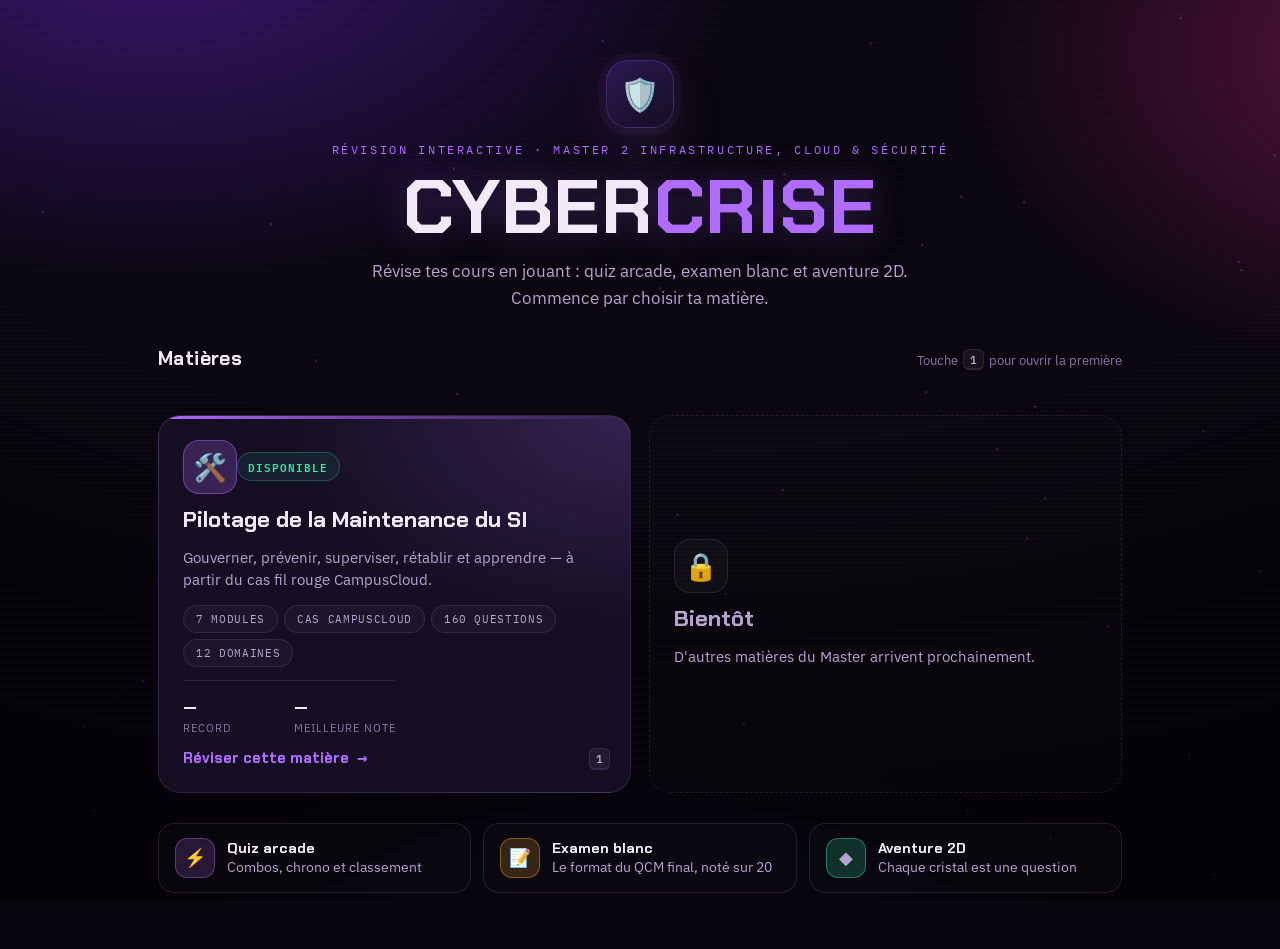
<file: index.html>
<!doctype html>
<html lang="fr">
<head>
<meta charset="utf-8">
<meta name="viewport" content="width=device-width, initial-scale=1, viewport-fit=cover">
<title>CyberCrise — Révision interactive</title>
<meta name="description" content="CyberCrise : jeu de révision pour le Master 2 Infrastructure, Cloud &amp; Sécurité. Quiz arcade, examen blanc et aventure 2D.">
<link rel="preconnect" href="https://fonts.googleapis.com">
<link rel="preconnect" href="https://fonts.gstatic.com" crossorigin>
<link href="https://fonts.googleapis.com/css2?family=Chakra+Petch:wght@500;600;700&family=IBM+Plex+Mono:wght@400;500;600&family=IBM+Plex+Sans:wght@400;500;600;700&display=swap" rel="stylesheet">
<meta name="theme-color" content="#09060f">
<meta name="version" content="2.1.1">
<link rel="icon" href="data:image/svg+xml,%3Csvg xmlns='http://www.w3.org/2000/svg' viewBox='0 0 100 100'%3E%3Ctext y='.9em' font-size='90'%3E%F0%9F%9B%A1%EF%B8%8F%3C/text%3E%3C/svg%3E">
<link rel="stylesheet" href="css/style.css?v=2.1.1">
</head>
<body>

<canvas id="bgfx" aria-hidden="true"></canvas>
<div class="wavebanner" id="waveBanner"><div class="inner"><div class="wn" id="wbNum"></div><div class="wt" id="wbTitle"></div></div></div>
<div class="toast" id="toast" role="status" aria-live="polite"></div>

<div class="stage">

  <!-- ===== ÉTAT SUBJECT : choix de la matière à réviser ===== -->
  <section class="screen active" id="scrSubject">
    <div class="hub">
      <header class="hero hero-center">
        <div class="brand-mark" aria-hidden="true"><span>🛡️</span></div>
        <div class="eyebrow">Révision interactive · Master 2 Infrastructure, Cloud &amp; Sécurité</div>
        <h1 class="bigtitle">CYBER<b>CRISE</b></h1>
        <p class="lead">Révise tes cours en jouant : quiz arcade, examen blanc et aventure 2D. Commence par choisir ta matière.</p>
      </header>

      <div class="section-h">
        <h2>Matières</h2>
        <span class="hint">Touche <kbd>1</kbd> pour ouvrir la première</span>
      </div>
      <div class="subject-grid" id="subjectGrid" role="list"></div>

      <ul class="feature-row" aria-label="Ce que propose le jeu">
        <li><span class="fi" style="--fc:var(--accent)">⚡</span><span><b>Quiz arcade</b>Combos, chrono et classement</span></li>
        <li><span class="fi" style="--fc:var(--warn)">📝</span><span><b>Examen blanc</b>Le format du QCM final, noté sur 20</span></li>
        <li><span class="fi" style="--fc:var(--ok)">◆</span><span><b>Aventure 2D</b>Chaque cristal est une question</span></li>
      </ul>
    </div>
  </section>

  <!-- ===== ÉTAT TITLE : accueil de la matière choisie ===== -->
  <section class="screen" id="scrTitle">
    <div class="hub">
      <nav class="topbar" aria-label="Navigation">
        <button class="nav-btn" type="button" id="changeSubjectBtn"><span aria-hidden="true">←</span> Matières</button>
        <span class="brand-small" aria-hidden="true">CYBER<b>CRISE</b></span>
        <button class="nav-btn icon mute-btn" type="button">🔊</button>
      </nav>

      <header class="hero hero-subject">
        <div class="hero-main">
          <div class="eyebrow" id="subjectEyebrow">Matière</div>
          <h1 class="subject-title"><span class="subject-ico" id="subjectIcon" aria-hidden="true"></span><span id="subjectName"></span></h1>
          <p class="lead" id="subjectDesc"></p>
          <div class="hero-stats">
            <div class="hs"><b id="qCountChip">0</b><span>questions</span></div>
            <div class="hs"><b id="themesChip">0</b><span>domaines</span></div>
            <div class="hs"><b id="statRecord">—</b><span>ton record</span></div>
            <div class="hs"><b id="statNote">—</b><span>meilleure note</span></div>
          </div>
        </div>
        <div class="player-card">
          <label for="pseudo" class="pc-label">Ton pseudo de joueur</label>
          <div class="pc-field">
            <span class="pc-avatar" id="pseudoAvatar" aria-hidden="true">?</span>
            <input id="pseudo" type="text" maxlength="16" autocomplete="nickname" spellcheck="false" placeholder="ex. Firas_N2" aria-describedby="pseudoHelp">
          </div>
          <div class="pc-help" id="pseudoHelp">2 à 16 caractères (lettres, chiffres, espace, _ - .). Affiché dans le classement.</div>
        </div>
      </header>

      <section aria-labelledby="modesH">
        <div class="section-h">
          <h2 id="modesH">Choisis ton mode</h2>
          <span class="hint">Raccourcis <kbd>1</kbd> <kbd>2</kbd> <kbd>3</kbd></span>
        </div>
        <div class="mode-grid">
          <button class="mode-tile" type="button" id="quizBtn" style="--mc:var(--accent)">
            <span class="mt-ico" aria-hidden="true">⚡</span>
            <span class="mt-title">Quiz arcade</span>
            <span class="mt-desc" id="quizSmall"></span>
            <span class="mt-meta"><span id="quizLenPill">20 questions</span><span>≈ 6 min</span><span>🏆 Classé</span></span>
            <span class="mt-cta">Jouer</span><kbd>1</kbd>
          </button>
          <button class="mode-tile" type="button" id="advBtn" style="--mc:var(--ok)">
            <span class="mt-ico" aria-hidden="true">◆</span>
            <span class="mt-title">Aventure 2D</span>
            <span class="mt-desc">Un jeu de plateforme où chaque cristal est un QCM. Pouvoirs, chrono RTO et secrets à trouver.</span>
            <span class="mt-meta"><span id="advLvlPill">3 niveaux</span><span>≈ 15 min</span><span>🏆 Classé</span></span>
            <span class="mt-cta">Jouer</span><kbd>2</kbd>
          </button>
          <button class="mode-tile" type="button" id="examBtn" style="--mc:var(--warn)">
            <span class="mt-ico" aria-hidden="true">📝</span>
            <span class="mt-title">Examen blanc</span>
            <span class="mt-desc" id="examSmall"></span>
            <span class="mt-meta"><span id="examLenPill">40 questions</span><span id="examTimePill">60 min</span><span>Note / 20</span></span>
            <span class="mt-cta">Commencer</span><kbd>3</kbd>
          </button>
        </div>
      </section>

      <div class="hub-cols">
        <section class="panel" aria-labelledby="targetH">
          <div class="panel-h">
            <h3 id="targetH">🎯 Réviser des domaines précis</h3>
            <button class="link-btn" type="button" id="clearTargetBtn" style="display:none">Tout désélectionner</button>
          </div>
          <p class="panel-sub" id="targetLine"></p>
          <div class="themes-row" id="themesRow" aria-label="Domaines à cibler"></div>
          <button class="btn2 primary block" type="button" id="targetQuizBtn" style="display:none">⚡ Lancer le quiz ciblé</button>
        </section>
        <section class="panel board" id="titleBoard" aria-labelledby="titleBoardH">
          <div class="panel-h">
            <h3 id="titleBoardH">🏆 Classement</h3>
            <div class="tabs" role="tablist">
              <button class="tab on" type="button" role="tab" data-board="quiz">Quiz</button>
              <button class="tab" type="button" role="tab" data-board="aventure">Aventure</button>
            </div>
          </div>
          <ol id="boardList"></ol>
          <div class="board-src" id="boardSrc"></div>
        </section>
      </div>
    </div>
  </section>

  <!-- ===== ÉTAT QUIZ ===== -->
  <section class="screen" id="scrGame">
    <div class="hud">
      <div class="hud-left">
        <div class="lives" id="lives" aria-label="Vies"></div>
        <span class="wave-tag" id="waveTag">—</span>
        <span class="combo" id="combo">x1</span>
        <span class="hud-stat" id="qProgress"></span>
      </div>
      <div class="hud-right">
        <button class="menu-btn icon-btn mute-btn" type="button">🔊</button>
        <button class="menu-btn" type="button" data-menu>✕ Menu</button>
        <div class="scorebox"><div class="s" id="score">0</div><div class="l">Score</div></div>
      </div>
    </div>
    <div class="timerbar" id="timerbar"><i id="timerfill"></i></div>

    <div class="arena">
      <div class="threat">
        <canvas id="core" aria-hidden="true"></canvas>
        <div class="threat-tag" id="threatTag">MENACE DÉTECTÉE</div>
      </div>
      <h2 class="question" id="question">…</h2>
      <div class="answers" id="answers"></div>
      <div class="explain" id="explain"><span class="vr" id="exVerdict"></span><span class="tx" id="exText"></span></div>
      <button class="next-btn" id="nextBtn" type="button">Continuer ▶</button>
    </div>
  </section>

  <!-- ===== ÉTAT ADVENTURE ===== -->
  <section class="screen" id="scrAdv">
    <div class="hud">
      <div class="hud-left">
        <div class="lives" id="advLives" aria-label="Vies"></div>
        <span class="wave-tag" id="advTag">—</span>
        <span class="crystal-count" id="advCrystals">◆ 0/0</span>
        <span class="time" id="advTime" aria-label="Chrono RTO"></span>
        <span class="coin-count" id="advCoins" aria-label="Octets">● 0</span>
        <span class="key-count" id="advKeys" style="display:none"></span>
        <span class="combo" id="advCombo">x1</span>
        <span class="power" id="advPower" style="display:none"></span>
      </div>
      <div class="hud-right">
        <button class="menu-btn icon-btn mute-btn" type="button">🔊</button>
        <button class="menu-btn icon-btn" type="button" id="advFsBtn" aria-label="Plein écran">⛶</button>
        <button class="menu-btn" type="button" id="advPauseBtn">❚❚ Pause</button>
        <button class="menu-btn" type="button" data-menu>✕ Menu</button>
        <div class="scorebox"><div class="s" id="advScore">0</div><div class="l">Score</div></div>
      </div>
    </div>
    <div class="adv-wrap" id="advWrap">
      <canvas id="adv" width="320" height="180" aria-label="Zone de jeu : plateformes, cristaux de données et ennemis"></canvas>
      <div class="advmsg" id="advMsg"></div>
      <div class="ov" id="ov" role="dialog" aria-live="polite">
        <div class="k" id="ovK"></div>
        <div class="t" id="ovT"></div>
        <div class="d" id="ovD"></div>
        <div class="hint" id="ovH"></div>
        <div class="row">
          <button class="btn2 primary" id="ovB1" type="button"></button>
          <button class="btn2 ghost" id="ovB2" type="button" style="display:none"></button>
        </div>
      </div>
    </div>
    <div class="adv-help">← → / Q D / A D : bouger · ↑ Z W Espace : sauter (appui long = saut haut) · F / X : boule de feu (avec le pare-feu) · Échap : pause</div>
    <div class="touch" aria-label="Contrôles tactiles">
      <div class="grp"><button class="tbtn" id="tcLeft" type="button" aria-label="Gauche">◀</button><button class="tbtn" id="tcRight" type="button" aria-label="Droite">▶</button></div>
      <div class="grp"><button class="tbtn fire" id="tcFire" type="button" aria-label="Boule de feu">🔥</button><button class="tbtn" id="tcJump" type="button" aria-label="Sauter">▲</button></div>
    </div>
  </section>

  <!-- ===== ÉTAT RESULT ===== -->
  <section class="screen" id="scrResults">
    <div class="hub">
      <header class="res-hero">
        <div class="eyebrow" id="resEyebrow">Mission terminée</div>
        <div class="res-score"><span id="finalScore">0</span><small id="finalUnit"> PTS</small></div>
        <div class="rank-badge" id="rankBadge">—</div>
        <div class="res-stats">
          <div class="rstat"><div class="v" id="rAcc">0%</div><div class="l" id="rAccL">Précision</div></div>
          <div class="rstat"><div class="v" id="rCombo">x0</div><div class="l" id="rComboL">Meilleur combo</div></div>
          <div class="rstat" id="rLevelsBox"><div class="v" id="rLevels">0/3</div><div class="l" id="rLevelsL">Niveaux</div></div>
          <div class="rstat best"><div class="v" id="rBest">0</div><div class="l" id="rBestL">Record</div></div>
        </div>
        <div class="res-actions">
          <button class="btn2 primary" id="replayBtn" type="button">↻ Rejouer</button>
          <button class="btn2 ghost" id="shareBtn" type="button">⤴ Partager</button>
          <button class="btn2 ghost" type="button" data-menu>⌂ Accueil</button>
        </div>
      </header>

      <div class="hub-cols">
        <section class="panel theme-stats" id="themeStats" aria-labelledby="themeStatsH">
          <div class="panel-h"><h3 id="themeStatsH">📊 Réussite par domaine</h3></div>
          <div id="themeStatsList"></div>
        </section>
        <section class="panel board" id="resBoard" aria-labelledby="resBoardH">
          <div class="panel-h"><h3 id="resBoardH">🏆 Classement</h3></div>
          <div class="rank-line" id="resRank"></div>
          <ol id="resBoardList"></ol>
          <div class="board-src" id="resBoardSrc"></div>
        </section>
      </div>

      <section class="review" id="review" aria-labelledby="reviewTitle">
        <div class="review-h">
          <h3 id="reviewTitle">Révision des erreurs</h3>
          <button class="btn2 ghost" id="retryBtn" type="button">↻ Rejouer mes erreurs</button>
        </div>
        <ol class="review-list" id="reviewList"></ol>
      </section>
      <div class="foot">CyberCrise · révise, partage, bats ton record.</div>
    </div>
  </section>

  <!-- Modale QCM de l'aventure (plein écran, lisible sur mobile) -->
  <div class="qmodal" id="qModal" role="dialog" aria-modal="true" aria-labelledby="qQuestion">
    <div class="qinner">
      <div class="crystal-ico" aria-hidden="true"></div>
      <span class="wave-tag" id="qTag">Cristal de données</span>
      <h2 class="question" id="qQuestion">…</h2>
      <div class="answers" id="qAnswers"></div>
      <div class="explain" id="qExplain"><span class="vr" id="qVerdict"></span><span class="tx" id="qText"></span></div>
      <button class="next-btn" id="qNext" type="button">Continuer ▶</button>
    </div>
  </div>

</div>

<!-- 1) réglages · 2) matières (une ligne par matière) · 3) moteur du jeu (ordre important) -->
<script src="js/config.js?v=2.1.1"></script>
<script src="matieres/pilotage/matiere.js?v=2.1.1"></script>
<script src="js/core.js?v=2.1.1"></script>
<script src="js/fx.js?v=2.1.1"></script>
<script src="js/sfx.js?v=2.1.1"></script>
<script src="js/quiz.js?v=2.1.1"></script>
<script src="js/adventure.js?v=2.1.1"></script>
<script src="js/results.js?v=2.1.1"></script>
<script src="js/main.js?v=2.1.1"></script>
</body>
</html>
</file>
<file: css/style.css>
/* CyberCrise — feuille de style commune à toutes les matières */
/* Layout concept: arcade révision — menace 3D au centre (Quiz) ou plateformer 2D (Aventure). Identité ink-plum + violet électrique. */
:root{
  --bg:#09060f; --bg2:#110a1c; --surface:#160f24; --surface2:#1f1531; --line:rgba(176,139,230,0.16);
  --fg:#f1ebf8; --fg-dim:#b6a4d0; --fg-faint:#6d5c86;
  --crit:#ff2e6a; --warn:#ffab2e; --ok:#2ef0a6; --ok-glow:#2ef0a655; --crit-glow:#ff2e6a55;
  --accent:#b06bff; --accent-dim:#6a37b8;
  --theme:#b06bff; --theme-dim:#6a37b8;
  --font-hud:'Chakra Petch','IBM Plex Mono',ui-monospace,monospace;
  --font-mono:'IBM Plex Mono',ui-monospace,monospace;
  --font-body:'IBM Plex Sans',-apple-system,BlinkMacSystemFont,sans-serif;
  color-scheme: dark;
}
*{box-sizing:border-box}
html,body{height:100%}
body{margin:0;font-family:var(--font-body);color:var(--fg);overflow-x:hidden;
  background:
    radial-gradient(1100px 650px at 12% -8%, #3a1570 0%, transparent 56%),
    radial-gradient(900px 600px at 112% 6%, #5a1240 0%, transparent 54%),
    radial-gradient(900px 600px at 50% 120%, #1a0e3a 0%, transparent 60%),
    var(--bg);
  -webkit-font-smoothing:antialiased;min-height:100%;}
#bgfx{position:fixed;inset:0;z-index:0;pointer-events:none;opacity:.5}
body::after{content:'';position:fixed;inset:0;z-index:0;pointer-events:none;
  background:radial-gradient(120% 90% at 50% 0%, transparent 56%, rgba(0,0,0,.55) 100%),
    repeating-linear-gradient(0deg, rgba(255,255,255,.012) 0 2px, transparent 2px 4px);}
.stage{position:relative;z-index:1;max-width:1000px;margin:0 auto;min-height:100%;
  padding:18px 18px calc(28px + env(safe-area-inset-bottom,0px));display:flex;flex-direction:column}
button{font-family:inherit}
button:focus-visible{outline:2px solid var(--fg);outline-offset:3px}

/* ---------- screens (états : TITLE / QUIZ / ADVENTURE / RESULT) ---------- */
.screen{display:none;flex:1;flex-direction:column}
.screen.active{display:flex}

/* ---------- title ---------- */

.eyebrow{font-family:var(--font-mono);font-size:12px;letter-spacing:.22em;text-transform:uppercase;color:var(--accent)}
.bigtitle{font-family:var(--font-hud);font-weight:700;font-size:clamp(2.4rem,9vw,4.8rem);line-height:.95;margin:0;
  letter-spacing:.01em;text-wrap:balance;text-shadow:0 0 40px #b06bff55}
.bigtitle b{color:var(--accent)}

.chip{font-family:var(--font-mono);font-size:11px;letter-spacing:.06em;text-transform:uppercase;color:var(--fg-dim);
  border:1px solid var(--line);border-radius:999px;padding:6px 12px;background:#ffffff08}

/* ---------- HUD (quiz + aventure) ---------- */
.hud{display:flex;align-items:center;gap:12px;flex-wrap:wrap;justify-content:space-between;margin-bottom:14px}
.hud-left{display:flex;align-items:center;gap:14px;flex-wrap:wrap}
.lives{display:flex;gap:5px}
.life{width:16px;height:16px;border-radius:4px;background:var(--crit);box-shadow:0 0 10px var(--crit-glow);transition:opacity .3s, transform .3s}
.life.lost{opacity:.18;background:var(--fg-faint);box-shadow:none;transform:scale(.82)}
.hud-stat{font-family:var(--font-hud);font-size:13px;color:var(--fg-faint);letter-spacing:.04em}
.hud-stat b{color:var(--fg);font-size:17px;font-variant-numeric:tabular-nums}
.combo{font-family:var(--font-hud);font-weight:700;font-size:16px;color:var(--warn);min-width:48px;text-align:center;
  transition:transform .18s; opacity:.4}
.combo.on{opacity:1}
.combo.bump{transform:scale(1.35)}
.wave-tag{font-family:var(--font-mono);font-size:11px;letter-spacing:.08em;text-transform:uppercase;color:var(--theme);
  border:1px solid var(--theme-dim);background:#b06bff12;border-radius:999px;padding:5px 11px}
.crystal-count{font-family:var(--font-hud);font-weight:700;font-size:15px;color:#4cc9ff;letter-spacing:.04em}
.scorebox{font-family:var(--font-hud);text-align:right}
.scorebox .s{font-size:26px;font-weight:700;color:var(--fg);font-variant-numeric:tabular-nums;line-height:1}
.scorebox .l{font-size:10px;letter-spacing:.1em;text-transform:uppercase;color:var(--fg-faint)}
.hud-right{display:flex;align-items:center;gap:14px}
.menu-btn{font-family:var(--font-hud);font-weight:600;font-size:12px;letter-spacing:.06em;cursor:pointer;color:var(--fg-dim);
  background:var(--surface);border:1px solid var(--line);border-radius:10px;padding:8px 12px}
.menu-btn:hover{border-color:var(--theme);color:var(--fg)}

/* timer bar */
.timerbar{height:5px;border-radius:3px;background:#ffffff0f;overflow:hidden;margin-bottom:16px}
.timerbar i{display:block;height:100%;width:100%;background:linear-gradient(90deg,var(--theme),#e5b3ff);transition:width .1s linear}
.timerbar.low i{background:linear-gradient(90deg,var(--crit),#ff86a9)}

/* ---------- arena (quiz) ---------- */
.arena{flex:1;display:flex;flex-direction:column;align-items:center;gap:18px}
.threat{position:relative;width:min(260px,52vw);height:min(260px,52vw);display:flex;align-items:center;justify-content:center;flex-shrink:0}
#core{width:100%;height:100%}
.threat-tag{position:absolute;bottom:-6px;left:50%;transform:translateX(-50%);font-family:var(--font-mono);
  font-size:10px;letter-spacing:.1em;text-transform:uppercase;color:var(--fg-faint);white-space:nowrap}

.question{font-family:var(--font-hud);font-weight:600;font-size:clamp(1.1rem,3.4vw,1.5rem);text-align:center;
  line-height:1.3;text-wrap:balance;max-width:40ch;margin:0 auto}
.answers{display:grid;grid-template-columns:1fr 1fr;gap:12px;width:100%;max-width:720px}
@media(max-width:560px){.answers{grid-template-columns:1fr}}
.ans{font-family:var(--font-body);font-size:15px;text-align:left;cursor:pointer;color:var(--fg);
  background:var(--surface);border:1px solid var(--line);border-radius:14px;padding:14px 16px;
  display:flex;align-items:center;gap:12px;transition:transform .12s, border-color .2s, background .2s, box-shadow .2s;min-width:0}
.ans:hover:not(:disabled){transform:translateY(-2px);border-color:var(--theme);box-shadow:0 10px 26px -16px var(--theme)}
.ans:disabled{cursor:default}
.ans .k{font-family:var(--font-hud);font-weight:700;font-size:13px;width:26px;height:26px;flex-shrink:0;
  display:flex;align-items:center;justify-content:center;border-radius:7px;background:#ffffff0d;color:var(--theme)}
.ans.correct{border-color:var(--ok);background:#2ef0a614;box-shadow:0 0 30px -10px var(--ok)}
.ans.correct .k{background:var(--ok);color:#06241a}
.ans.wrong{border-color:var(--crit);background:#ff2e6a14}
.ans.wrong .k{background:var(--crit);color:#2a0712}
.ans.dim{opacity:.4}

/* explanation */
.explain{max-width:640px;width:100%;margin:2px auto 0;border-radius:14px;padding:14px 16px;font-size:14px;line-height:1.55;
  border:1px solid var(--line);background:var(--surface2);display:none;align-items:flex-start;gap:12px}
.explain.show{display:flex;animation:pop .35s ease}
.explain .vr{font-family:var(--font-hud);font-weight:700;white-space:nowrap;flex-shrink:0}
.explain.good .vr{color:var(--ok)} .explain.bad .vr{color:var(--crit)}
.explain .tx{color:var(--fg-dim)}
.next-btn{font-family:var(--font-hud);font-weight:700;letter-spacing:.03em;cursor:pointer;border:none;border-radius:12px;
  padding:13px 26px;color:#140a22;background:linear-gradient(180deg,#c88bff,var(--accent));margin:4px auto 0;
  box-shadow:0 8px 24px -12px var(--accent);display:none}
.next-btn.show{display:block;animation:pop .3s ease}
@keyframes pop{0%{transform:scale(.96);opacity:.4}100%{transform:scale(1);opacity:1}}

/* points float */
.float{position:fixed;z-index:90;font-family:var(--font-hud);font-weight:700;font-size:28px;pointer-events:none;
  color:var(--ok);text-shadow:0 0 20px var(--ok-glow);animation:floatup 1s ease-out forwards}
@keyframes floatup{0%{opacity:0;transform:translate(-50%,0) scale(.6)}20%{opacity:1}100%{opacity:0;transform:translate(-50%,-70px) scale(1.1)}}

/* wave banner */
.wavebanner{position:fixed;inset:0;z-index:55;display:flex;align-items:center;justify-content:center;pointer-events:none;opacity:0}
.wavebanner.show{animation:waveb 1.5s ease}
.wavebanner .inner{text-align:center}
.wavebanner .wn{font-family:var(--font-mono);font-size:13px;letter-spacing:.2em;text-transform:uppercase;color:var(--theme)}
.wavebanner .wt{font-family:var(--font-hud);font-weight:700;font-size:clamp(2rem,7vw,3.4rem);color:var(--fg);text-shadow:0 0 40px var(--theme)}
@keyframes waveb{0%{opacity:0;transform:scale(1.3)}20%{opacity:1;transform:scale(1)}80%{opacity:1}100%{opacity:0;transform:scale(.96)}}

body.shake{animation:shake .4s ease}
@keyframes shake{0%,100%{transform:translate(0,0)}25%{transform:translate(-6px,3px)}50%{transform:translate(5px,-3px)}75%{transform:translate(-3px,2px)}}

/* ---------- aventure 2D ---------- */
.adv-wrap{position:relative;margin:0 auto;border:1px solid var(--line);border-radius:14px;overflow:hidden;background:#0b0716;
  box-shadow:0 0 60px -26px var(--theme);aspect-ratio:var(--ar,1.7778);
  /* aussi grand que possible : toute la largeur, limité par la hauteur de l'écran (HUD + aide déduits) */
  width:min(100%, calc((100vh - 150px) * var(--ar,1.7778)));
  width:min(100%, calc((100dvh - 150px) * var(--ar,1.7778)))}
body[data-state="ADVENTURE"] .stage{max-width:none;padding-top:12px}
body[data-state="ADVENTURE"] #scrAdv .hud{max-width:calc((100dvh - 150px) * 1.7778);width:100%;margin-left:auto;margin-right:auto}
.time{font-family:var(--font-hud);font-weight:700;font-size:15px;color:var(--fg);min-width:58px}
.time.low{color:var(--crit);animation:pulse .8s ease-in-out infinite}
@keyframes pulse{50%{opacity:.45}}
.coin-count{font-family:var(--font-hud);font-weight:700;font-size:15px;color:#ffd23f}
.key-count{font-family:var(--font-hud);font-weight:700;font-size:14px;color:#ffd23f}
.power{font-family:var(--font-mono);font-size:11px;letter-spacing:.04em;color:var(--warn);border:1px solid #ffab2e55;border-radius:999px;padding:4px 10px;background:#ffab2e14}
.icon-btn{min-width:38px;text-align:center;font-size:15px;padding:6px 10px}
#adv{width:100%;height:100%;display:block;image-rendering:crisp-edges;image-rendering:pixelated;touch-action:none}
.ov{position:absolute;inset:0;display:none;flex-direction:column;align-items:center;justify-content:center;gap:8px;text-align:center;
  background:rgba(9,6,15,.8);padding:10px 16px}
.ov.show{display:flex;animation:pop .3s ease}
.ov .k{font-family:var(--font-mono);font-size:clamp(9px,1.6vw,12px);letter-spacing:.2em;text-transform:uppercase;color:var(--theme)}
.ov .t{font-family:var(--font-hud);font-weight:700;font-size:clamp(1.1rem,4.4vw,2.4rem);line-height:1.05;text-wrap:balance}
.ov .d{color:var(--fg-dim);font-size:clamp(11px,1.7vw,15px);line-height:1.5;max-width:52ch}
.ov .hint{font-family:var(--font-mono);font-size:clamp(9px,1.4vw,11px);color:var(--fg-faint)}
.ov .row{display:flex;gap:10px;flex-wrap:wrap;justify-content:center;margin-top:2px}
.ov .btn2{padding:clamp(8px,1.6vw,13px) clamp(14px,3vw,24px);font-size:clamp(12px,1.8vw,15px)}
.advmsg{position:absolute;left:50%;top:10px;transform:translateX(-50%);z-index:5;font-family:var(--font-hud);font-weight:600;
  font-size:clamp(11px,1.8vw,14px);background:var(--surface2);border:1px solid var(--line);border-left:3px solid var(--theme);
  border-radius:10px;padding:7px 12px;opacity:0;transition:opacity .25s;pointer-events:none;white-space:nowrap}
.advmsg.show{opacity:1}
.qmodal{position:fixed;inset:0;z-index:70;display:none;background:rgba(9,6,15,.94);overflow:auto;padding:16px calc(16px + env(safe-area-inset-right,0px)) calc(16px + env(safe-area-inset-bottom,0px)) 16px}
.qmodal.show{display:flex}
.qinner{width:100%;max-width:720px;margin:auto;display:flex;flex-direction:column;align-items:center;gap:14px}
.qinner .crystal-ico{width:44px;height:44px;border-radius:12px;background:radial-gradient(circle at 35% 30%,#bfeaff,#4cc9ff 60%,#1b6a99);
  box-shadow:0 0 36px -4px #4cc9ff;transform:rotate(45deg) scale(.7)}

/* contrôles tactiles */
.touch{display:none;position:fixed;left:0;right:0;bottom:calc(14px + env(safe-area-inset-bottom,0px));padding:0 16px;
  justify-content:space-between;align-items:flex-end;z-index:35;pointer-events:none}
.touch .grp{display:flex;gap:14px}
.tbtn{pointer-events:auto;width:78px;height:78px;border-radius:50%;border:1px solid var(--line);background:rgba(31,21,49,.88);
  color:var(--fg);font:700 30px var(--font-hud);display:flex;align-items:center;justify-content:center;
  user-select:none;-webkit-user-select:none;-webkit-touch-callout:none;touch-action:none}
.tbtn.on{background:var(--accent);color:#140a22}
.tbtn.fire{display:none;font-size:28px;background:rgba(80,30,10,.88);border-color:#ff7a1a88}
body.has-fire .tbtn.fire{display:flex}
body.is-touch #scrAdv.active .touch{display:flex}
body.is-touch #scrAdv.active{padding-bottom:110px}
.adv-help{font-family:var(--font-mono);font-size:11px;color:var(--fg-faint);text-align:center;margin-top:12px;letter-spacing:.03em}
body.is-touch .adv-help{display:none}

/* ---------- results ---------- */
.results{flex:1;display:flex;flex-direction:column;align-items:center;justify-content:center;text-align:center;gap:16px;padding:20px 0}

.btn2{font-family:var(--font-hud);font-weight:700;cursor:pointer;border-radius:12px;padding:13px 24px;font-size:15px;transition:transform .15s,border-color .2s}
.btn2:hover{transform:translateY(-2px)}
.btn2.primary{border:none;color:#140a22;background:linear-gradient(180deg,#c88bff,var(--accent));box-shadow:0 8px 24px -12px var(--accent)}
.btn2.ghost{background:var(--surface);border:1px solid var(--line);color:var(--fg)}
/* révision des erreurs (écran résultat) */
.review{width:100%;max-width:720px;text-align:left;margin-top:8px}
.review-h{display:flex;align-items:center;justify-content:space-between;gap:10px;flex-wrap:wrap;margin-bottom:10px}
.review-h h3{font-family:var(--font-hud);font-size:1.05rem;margin:0;color:var(--fg)}
.review-list{list-style:none;margin:0;padding:0;display:flex;flex-direction:column;gap:10px}
.rv{background:var(--surface);border:1px solid var(--line);border-left:3px solid var(--rv,var(--accent));border-radius:12px;padding:12px 14px;font-size:14px;line-height:1.5}
.rv .rt{font-family:var(--font-mono);font-size:10px;letter-spacing:.08em;text-transform:uppercase;color:var(--rv,var(--accent))}
.rv .rq{font-family:var(--font-hud);font-weight:600;font-size:15px;margin:4px 0 6px;color:var(--fg)}
.rv .bad{color:var(--crit)} .rv .good{color:var(--ok)}
.rv .rx{color:var(--fg-dim);margin-top:4px}
.rv .rr{font-family:var(--font-mono);font-size:11px;color:var(--fg-faint);margin-top:4px}
.review-empty{color:var(--ok);font-family:var(--font-hud);text-align:center}
/* pseudo + classement */

.board{width:100%;max-width:520px;background:var(--surface);border:1px solid var(--line);border-radius:14px;padding:14px 16px;text-align:left}

.tabs{display:flex;gap:6px}
.tab{font:600 12px var(--font-hud);cursor:pointer;color:var(--fg-dim);background:transparent;border:1px solid var(--line);border-radius:999px;padding:5px 12px}
.tab.on{color:#140a22;background:var(--accent);border-color:var(--accent)}
.board ol{list-style:none;margin:0;padding:0;display:flex;flex-direction:column;gap:4px;font-variant-numeric:tabular-nums}
.board li{display:grid;grid-template-columns:32px 1fr auto;gap:8px;align-items:center;padding:6px 8px;border-radius:8px;font-size:14px}
.board li:nth-child(odd){background:#ffffff06}
.board li .r{font-family:var(--font-hud);font-weight:700;color:var(--fg-faint)}
.board li:nth-child(1) .r{color:#ffd23f} .board li:nth-child(2) .r{color:#cfd6e0} .board li:nth-child(3) .r{color:#e09a5b}
.board li .n{overflow:hidden;text-overflow:ellipsis;white-space:nowrap}
.board li .s{font-family:var(--font-hud);font-weight:700}
.board li.me{background:#2ef0a61a;outline:1px solid #2ef0a666}
.board .empty{color:var(--fg-faint);font-size:13px;display:block;padding:8px}
.board-src{font-family:var(--font-mono);font-size:10px;color:var(--fg-faint);margin-top:8px;letter-spacing:.03em}
.rank-line{font-family:var(--font-hud);color:var(--ok);margin-bottom:8px;font-size:14px}
/* écran « choix de la matière » */

.foot{font-family:var(--font-mono);font-size:11px;color:var(--fg-faint);text-align:center;padding-top:14px;letter-spacing:.04em}
.toast{position:fixed;left:50%;bottom:24px;transform:translateX(-50%) translateY(20px);z-index:95;opacity:0;
  font-family:var(--font-hud);font-size:14px;background:var(--surface2);border:1px solid var(--line);border-left:3px solid var(--ok);
  color:var(--fg);border-radius:10px;padding:11px 16px;transition:opacity .3s, transform .3s;max-width:92vw}
.toast.show{opacity:1;transform:translateX(-50%) translateY(0)}

@media (prefers-reduced-motion: reduce){*{animation-duration:.001s!important;transition-duration:.001s!important}}

/* ---------- accueil : domaines cliquables (quiz ciblé) ---------- */

/* ---------- examen blanc ---------- */

body.exam #lives, body.exam #combo, body.exam #scrGame .scorebox{display:none}
body.exam .threat{width:min(160px,36vw);height:min(160px,36vw)}
.ans.picked{border-color:var(--accent);background:#b06bff22;box-shadow:0 0 24px -10px var(--accent)}

/* ---------- résultat : réussite par domaine ---------- */

.ts-row{display:grid;grid-template-columns:minmax(0,1.7fr) minmax(50px,1fr) auto;gap:10px;align-items:center;padding:5px 0;font-size:13px}
.ts-name{color:var(--fg);overflow:hidden;text-overflow:ellipsis;white-space:nowrap}
.ts-bar{height:8px;border-radius:4px;background:#ffffff10;overflow:hidden}
.ts-bar i{display:block;height:100%;border-radius:4px;background:var(--ok)}
.ts-row.mid .ts-bar i{background:var(--warn)} .ts-row.low .ts-bar i{background:var(--crit)}
.ts-val{font-family:var(--font-hud);color:var(--fg-dim);font-variant-numeric:tabular-nums;white-space:nowrap}
.ts-row.low .ts-val{color:var(--crit)}
@media(max-width:520px){.ts-row{grid-template-columns:1fr auto}.ts-bar{grid-column:1 / -1;grid-row:2}}

/* ======================================================================
   INTERFACE v2 — écrans de menu (choix de la matière, accueil, résultats)
   ====================================================================== */
:root{ --fg-faint:#8a79a6; --subject:#b06bff; --r-lg:22px; --r-md:16px; }

/* Fond : couvre toute la page sans répétition ni « bande » au défilement */
html{height:auto;min-height:100%;background:var(--bg)}
body{height:auto;min-height:100vh;background-attachment:fixed}
.stage{min-height:100vh}

/* Mise en page commune des menus */
.hub{width:100%;max-width:1080px;margin:0 auto;display:flex;flex-direction:column;gap:30px;padding:6px 0 28px}
.lead{color:var(--fg-dim);font-size:1.05rem;line-height:1.6;max-width:58ch;margin:0}
.section-h{display:flex;align-items:baseline;justify-content:space-between;gap:12px;flex-wrap:wrap;margin-bottom:14px}
.section-h h2{font-family:var(--font-hud);font-weight:700;font-size:1.2rem;letter-spacing:.02em;margin:0}
.hint{font-size:12.5px;color:var(--fg-faint);display:inline-flex;align-items:center;gap:5px}
kbd{font-family:var(--font-mono);font-size:11px;font-weight:600;color:var(--fg-dim);background:#ffffff0d;border:1px solid var(--line);
  border-bottom-width:2px;border-radius:6px;padding:1px 6px;min-width:20px;display:inline-block;text-align:center;line-height:1.5}
body.is-touch kbd, body.is-touch .hint{display:none}

/* ---------- écran « choix de la matière » ---------- */
.hero-center{display:flex;flex-direction:column;align-items:center;text-align:center;gap:14px;padding:36px 0 4px}
.brand-mark{width:68px;height:68px;border-radius:22px;display:grid;place-items:center;font-size:32px;
  background:linear-gradient(145deg,#2c1854,#150e22);border:1px solid #b06bff44;
  box-shadow:0 0 0 7px #b06bff0d,0 24px 60px -22px var(--accent)}
.subject-grid{display:grid;grid-template-columns:repeat(auto-fill,minmax(min(100%,320px),1fr));gap:18px}
.subject-card{position:relative;overflow:hidden;text-align:left;cursor:pointer;color:var(--fg);font:inherit;
  display:flex;flex-direction:column;gap:13px;padding:24px;border-radius:var(--r-lg);border:1px solid var(--line);
  background:var(--surface);
  background:radial-gradient(120% 90% at 100% 0%, color-mix(in srgb,var(--sc) 20%,transparent), transparent 60%), var(--surface);
  transition:transform .18s ease, border-color .2s, box-shadow .25s}
.subject-card::before{content:"";position:absolute;inset:0 0 auto 0;height:3px;background:linear-gradient(90deg,var(--sc),transparent)}
.subject-card:hover,.subject-card:focus-visible{transform:translateY(-4px);border-color:color-mix(in srgb,var(--sc) 65%,transparent);
  box-shadow:0 26px 60px -28px var(--sc)}
.sc-top{display:flex;align-items:center;justify-content:space-between}
.sc-ico{width:54px;height:54px;border-radius:16px;display:grid;place-items:center;font-size:27px;
  background:color-mix(in srgb,var(--sc,#6d5c86) 22%,#160f24);border:1px solid color-mix(in srgb,var(--sc,#6d5c86) 45%,transparent)}
.sc-badge{font:600 10.5px var(--font-mono);letter-spacing:.1em;text-transform:uppercase;color:var(--ok);
  background:#2ef0a614;border:1px solid #2ef0a640;border-radius:999px;padding:4px 10px}
.sc-name{font:700 1.4rem/1.2 var(--font-hud)}
.sc-desc{color:var(--fg-dim);font-size:14.5px;line-height:1.55}
.sc-tags{display:flex;flex-wrap:wrap;gap:6px}
.sc-progress{display:grid;grid-template-columns:1fr 1fr;gap:10px;padding-top:14px;border-top:1px solid var(--line)}
.scp{display:flex;flex-direction:column;gap:2px}
.scp b{font:700 1.15rem var(--font-hud);font-variant-numeric:tabular-nums}
.scp span{font-size:10.5px;color:var(--fg-faint);text-transform:uppercase;letter-spacing:.09em}
.sc-cta{display:flex;align-items:center;gap:8px;font:700 15px var(--font-hud);color:var(--sc)}
.sc-cta .arrow{transition:transform .2s}
.subject-card:hover .arrow,.subject-card:focus-visible .arrow{transform:translateX(5px)}
.sc-kbd{position:absolute;right:20px;bottom:22px}
.subject-card.soon{cursor:default;background:#ffffff03;border-style:dashed;justify-content:center;min-height:240px;color:var(--fg-faint)}
.subject-card.soon::before{display:none}
.subject-card.soon:hover{transform:none;box-shadow:none;border-color:var(--line)}
.subject-card.soon .sc-ico{background:#ffffff08;border-color:var(--line)}
.subject-card.soon .sc-name{color:var(--fg-dim)}
.feature-row{list-style:none;margin:0;padding:0;display:grid;grid-template-columns:repeat(auto-fit,minmax(min(100%,240px),1fr));gap:12px}
.feature-row li{display:flex;align-items:center;gap:12px;padding:14px 16px;border:1px solid var(--line);border-radius:var(--r-md);background:#ffffff04;
  font-size:13.5px;color:var(--fg-dim);line-height:1.4}
.feature-row b{display:block;color:var(--fg);font-family:var(--font-hud);font-size:14.5px}
.fi{width:40px;height:40px;flex:none;border-radius:12px;display:grid;place-items:center;font-size:18px;
  background:color-mix(in srgb,var(--fc) 18%,transparent);border:1px solid color-mix(in srgb,var(--fc) 40%,transparent)}

/* ---------- accueil de la matière ---------- */
.topbar{display:flex;align-items:center;justify-content:space-between;gap:12px;padding-top:4px}
.nav-btn{display:inline-flex;align-items:center;gap:7px;font:600 14px var(--font-hud);color:var(--fg-dim);cursor:pointer;
  background:var(--surface);border:1px solid var(--line);border-radius:12px;padding:9px 15px;transition:color .15s,border-color .15s,transform .15s}
.nav-btn:hover{color:var(--fg);border-color:var(--accent)}
.nav-btn.icon{padding:9px 12px;font-size:15px}
.brand-small{font:700 15px var(--font-hud);letter-spacing:.1em;color:var(--fg)}
.brand-small b{color:var(--accent)}

.hero-subject{position:relative;overflow:hidden;display:grid;grid-template-columns:minmax(0,1.65fr) minmax(0,1fr);gap:26px;align-items:stretch;
  padding:30px;border:1px solid var(--line);border-radius:26px;
  background:radial-gradient(90% 130% at 0% 0%, color-mix(in srgb,var(--subject) 24%,transparent), transparent 62%), linear-gradient(180deg,#1b1229,#120c1e)}
.subject-title{display:flex;align-items:center;gap:16px;font:700 clamp(1.6rem,3.5vw,2.35rem)/1.12 var(--font-hud);margin:10px 0 10px;text-wrap:balance}
.subject-ico{width:58px;height:58px;flex:none;border-radius:17px;display:grid;place-items:center;font-size:29px;
  background:color-mix(in srgb,var(--subject) 22%,#160f24);border:1px solid color-mix(in srgb,var(--subject) 48%,transparent)}
.hero-stats{display:grid;grid-template-columns:repeat(4,minmax(0,1fr));gap:10px;margin-top:22px}
.hs{display:flex;flex-direction:column;gap:3px;padding:12px 14px;border-radius:14px;background:#ffffff06;border:1px solid var(--line);min-width:0}
.hs b{font:700 1.35rem var(--font-hud);font-variant-numeric:tabular-nums;color:var(--fg);white-space:nowrap;overflow:hidden;text-overflow:ellipsis}
.hs span{font-size:10.5px;letter-spacing:.09em;text-transform:uppercase;color:var(--fg-faint)}
.player-card{display:flex;flex-direction:column;justify-content:center;gap:10px;padding:22px;border-radius:20px;background:#0c0716b3;border:1px solid var(--line)}
.pc-label{font:600 15px var(--font-hud);color:var(--fg)}
.pc-field{display:flex;align-items:center;gap:10px;padding:6px;border-radius:15px;background:var(--surface);border:1px solid var(--line);transition:border-color .15s,box-shadow .15s}
.pc-field:focus-within{border-color:var(--accent);box-shadow:0 0 0 3px #b06bff33}
.pc-field:has(#pseudo.err){border-color:var(--crit);box-shadow:0 0 0 3px #ff2e6a33}
.pc-avatar{width:42px;height:42px;flex:none;border-radius:12px;display:grid;place-items:center;font:700 19px var(--font-hud);
  color:var(--fg-faint);background:#ffffff0d;transition:background .2s,color .2s}
.pc-avatar.ok{color:#140a22;background:linear-gradient(145deg,#d3a2ff,var(--accent))}
#pseudo{flex:1;min-width:0;font:600 17px var(--font-hud);color:var(--fg);background:transparent;border:0;outline:none;padding:8px 4px}
#pseudo::placeholder{color:var(--fg-faint);opacity:.8}
.pc-help{font-size:12.5px;color:var(--fg-faint);line-height:1.5}

.mode-grid{display:grid;grid-template-columns:repeat(auto-fit,minmax(min(100%,260px),1fr));gap:16px}
.mode-tile{position:relative;overflow:hidden;display:flex;flex-direction:column;align-items:flex-start;gap:11px;text-align:left;cursor:pointer;
  color:var(--fg);font:inherit;padding:24px;min-height:262px;border-radius:var(--r-lg);border:1px solid var(--line);
  background:var(--surface);
  background:radial-gradient(130% 90% at 0% 0%, color-mix(in srgb,var(--mc) 17%,transparent), transparent 58%), var(--surface);
  transition:transform .18s ease, border-color .2s, box-shadow .25s}
.mode-tile::before{content:"";position:absolute;inset:0 0 auto 0;height:3px;background:linear-gradient(90deg,var(--mc),transparent 80%)}
.mode-tile:hover,.mode-tile:focus-visible{transform:translateY(-4px);border-color:color-mix(in srgb,var(--mc) 70%,transparent);box-shadow:0 26px 56px -26px var(--mc)}
.mode-tile:active{transform:translateY(-1px)}
.mt-ico{width:54px;height:54px;border-radius:16px;display:grid;place-items:center;font-size:24px;color:#140a22;
  background:linear-gradient(145deg,color-mix(in srgb,var(--mc) 55%,#fff),var(--mc));box-shadow:0 12px 30px -12px var(--mc)}
.mt-title{font:700 1.32rem var(--font-hud)}
.mt-desc{color:var(--fg-dim);font-size:14px;line-height:1.55}
.mode-tile kbd{position:absolute;top:22px;right:22px}
.mt-meta{display:flex;flex-wrap:wrap;gap:6px;margin-top:auto}
.mt-meta span{font:500 11px var(--font-mono);color:var(--fg-dim);background:#ffffff08;border:1px solid var(--line);border-radius:999px;padding:3px 9px;white-space:nowrap}
.mt-cta{display:flex;align-items:center;gap:8px;margin-top:2px;font:700 15px var(--font-hud);color:var(--mc)}
.mt-cta::after{content:"→";transition:transform .2s}
.mode-tile:hover .mt-cta::after,.mode-tile:focus-visible .mt-cta::after{transform:translateX(5px)}

.hub-cols{display:grid;grid-template-columns:repeat(auto-fit,minmax(min(100%,400px),1fr));gap:18px;align-items:start}
.panel{display:flex;flex-direction:column;gap:12px;padding:22px;border-radius:var(--r-lg);background:var(--surface);border:1px solid var(--line);text-align:left}
.panel.board{max-width:none;width:auto}
.panel-h{display:flex;align-items:center;justify-content:space-between;gap:10px;flex-wrap:wrap}
.panel-h h3{font:700 1.08rem var(--font-hud);margin:0}
.panel-sub{margin:0;color:var(--fg-dim);font-size:13.5px;line-height:1.5}
.link-btn{font:600 13px var(--font-hud);color:var(--accent);background:none;border:0;cursor:pointer;padding:4px 2px}
.link-btn:hover{text-decoration:underline}
.btn2.block{width:100%;margin-top:4px}
.themes-row{display:flex;flex-wrap:wrap;gap:8px}
.trow-item{display:inline-flex;align-items:center;gap:8px;cursor:pointer;font:500 12.5px var(--font-body);color:var(--fg-dim);
  background:#ffffff05;border:1px solid var(--line);border-radius:999px;padding:6px 7px 6px 11px;transition:background .15s,color .15s,border-color .15s}
.trow-item::before{content:"";width:8px;height:8px;flex:none;border-radius:50%;background:var(--tc)}
.trow-item .tc{font:600 10.5px var(--font-mono);color:var(--fg-faint);background:#ffffff0c;border-radius:999px;padding:1px 7px}
.trow-item:hover{color:var(--fg);border-color:var(--tc)}
.trow-item.on{color:#140a22;background:var(--tc);border-color:var(--tc);font-weight:600}
.trow-item.on::before{background:#140a22}
.trow-item.on .tc{color:#140a22;background:#00000022}
.board ol{min-height:44px}

/* ---------- écran des résultats ---------- */
.res-hero{display:flex;flex-direction:column;align-items:center;text-align:center;gap:12px;padding:34px 24px 28px;border-radius:26px;border:1px solid var(--line);
  background:var(--surface);
  background:radial-gradient(80% 120% at 50% 0%, color-mix(in srgb,var(--theme) 24%,transparent), transparent 65%), var(--surface)}
.res-score{font:700 clamp(3.2rem,11vw,5.6rem)/1 var(--font-hud);color:var(--fg);font-variant-numeric:tabular-nums}
.res-score small{font-size:.3em;color:var(--fg-faint);letter-spacing:.08em}
.rank-badge{display:inline-block;font:700 clamp(1rem,2.6vw,1.22rem)/1.3 var(--font-hud);color:var(--accent);text-wrap:balance;
  background:#b06bff14;border:1px solid #b06bff44;border-radius:999px;padding:8px 18px}
.res-stats{display:grid;grid-template-columns:repeat(auto-fit,minmax(120px,1fr));gap:10px;width:100%;max-width:660px;margin-top:6px}
.rstat{font-family:var(--font-hud);padding:13px 10px;border-radius:14px;background:#ffffff06;border:1px solid var(--line)}
.rstat .v{font-size:1.5rem;font-weight:700;color:var(--fg);font-variant-numeric:tabular-nums}
.rstat .l{font-size:10.5px;letter-spacing:.1em;text-transform:uppercase;color:var(--fg-faint);margin-top:3px}
.rstat.best .v{color:var(--ok)}
.res-actions{display:flex;gap:10px;flex-wrap:wrap;justify-content:center;margin-top:8px}
.review{max-width:none;margin-top:0}
.rank-line{margin:0}

/* ---------- adaptation mobile ---------- */
@media (max-width:760px){
  .hub{gap:22px}
  .hero-center{padding-top:18px}
  .hero-subject{grid-template-columns:minmax(0,1fr);padding:20px;gap:18px;border-radius:22px}
  .hero-stats{grid-template-columns:repeat(2,minmax(0,1fr))}
  .subject-title{gap:12px}
  .subject-ico{width:48px;height:48px;font-size:24px}
  .mode-tile{min-height:0;padding:18px}
  .mode-tile .mt-ico{width:46px;height:46px;font-size:21px}
  .panel{padding:18px}
  .res-hero{padding:26px 16px 22px}
}
@media (max-width:420px){ .brand-small{display:none} }
</file>
